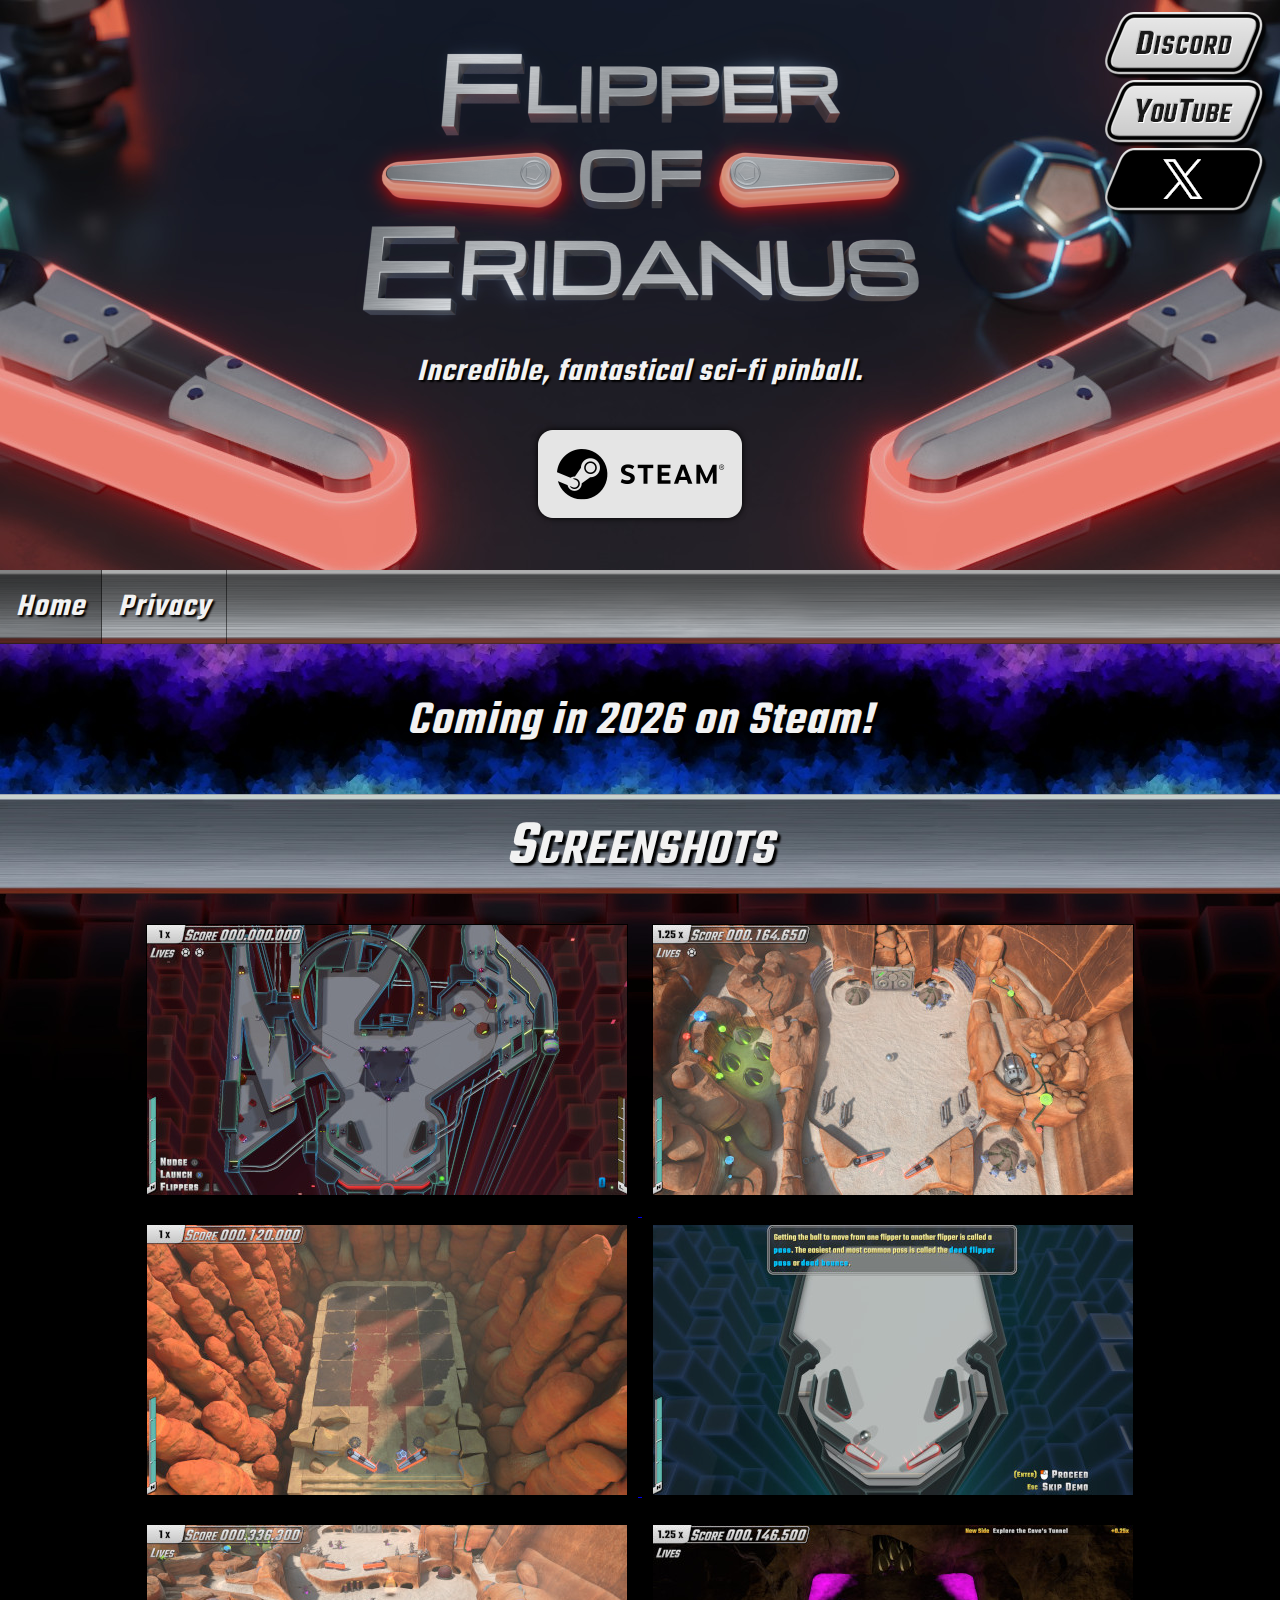
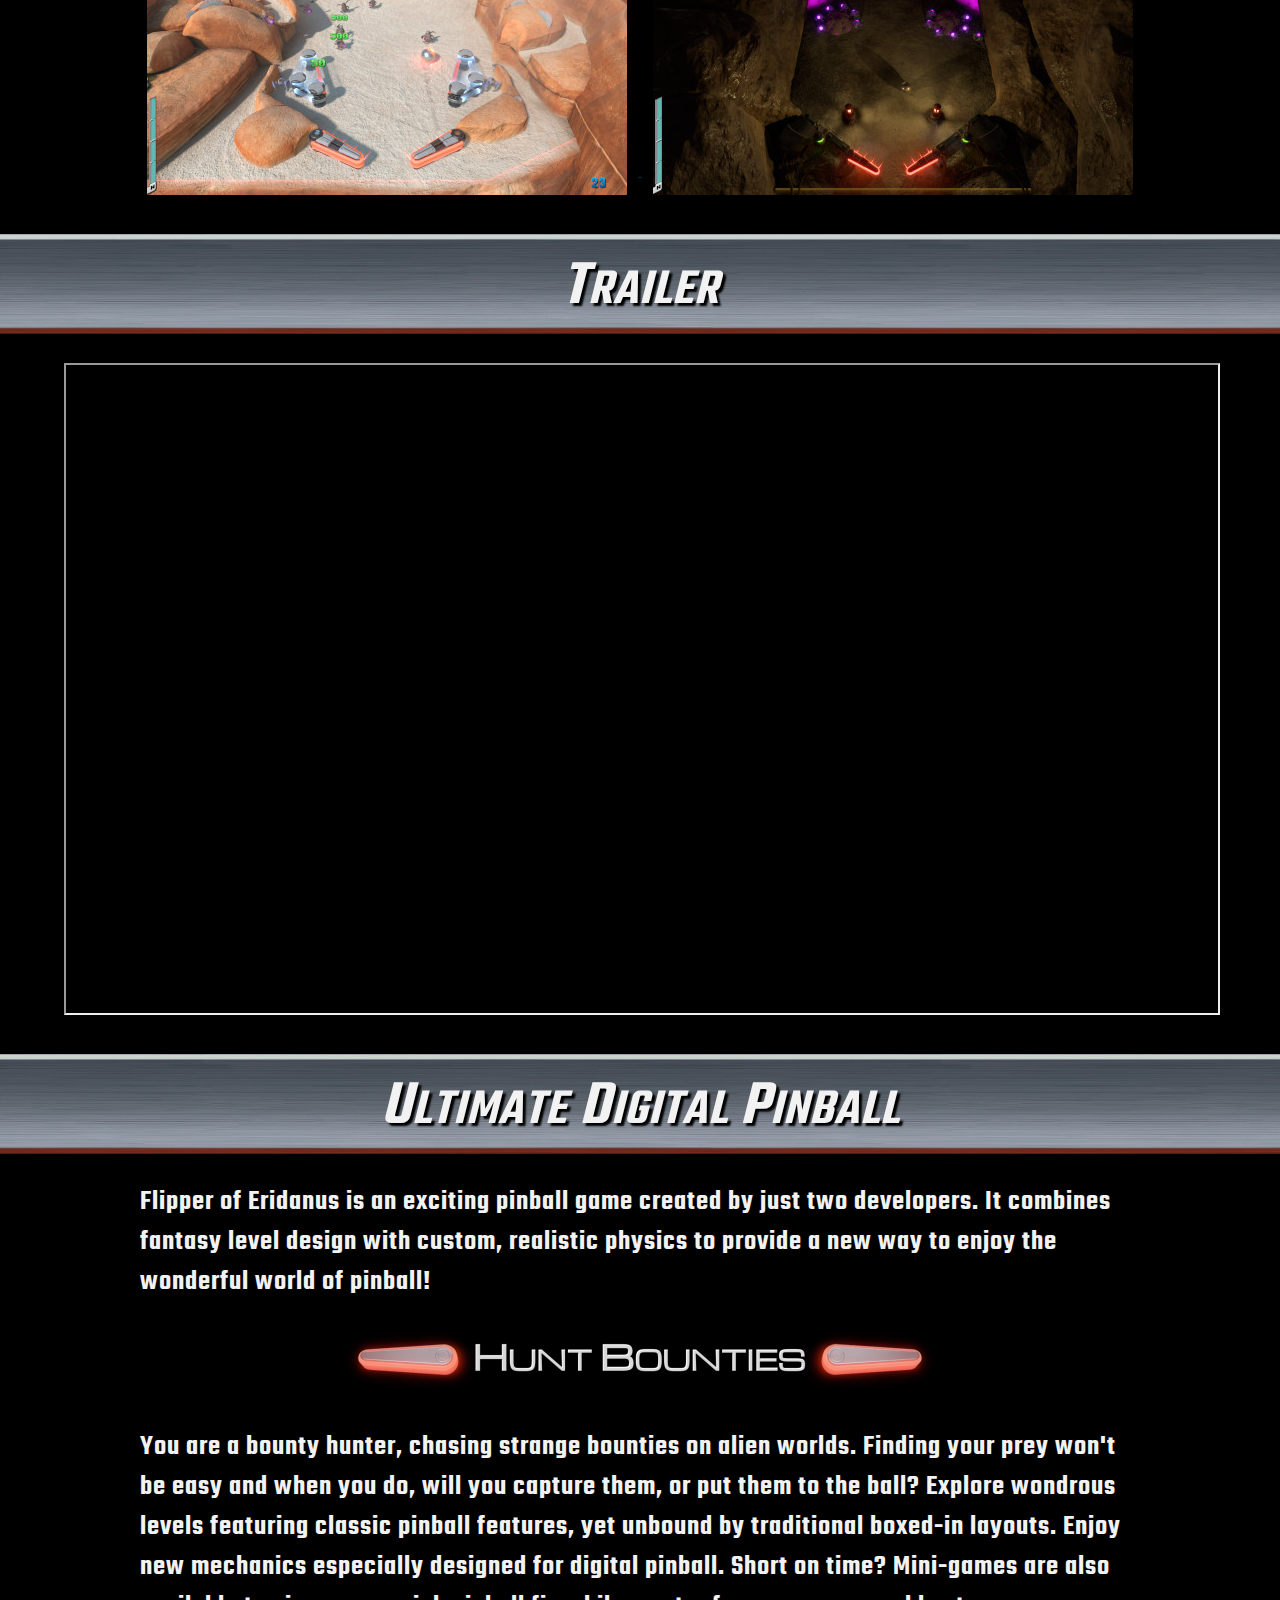
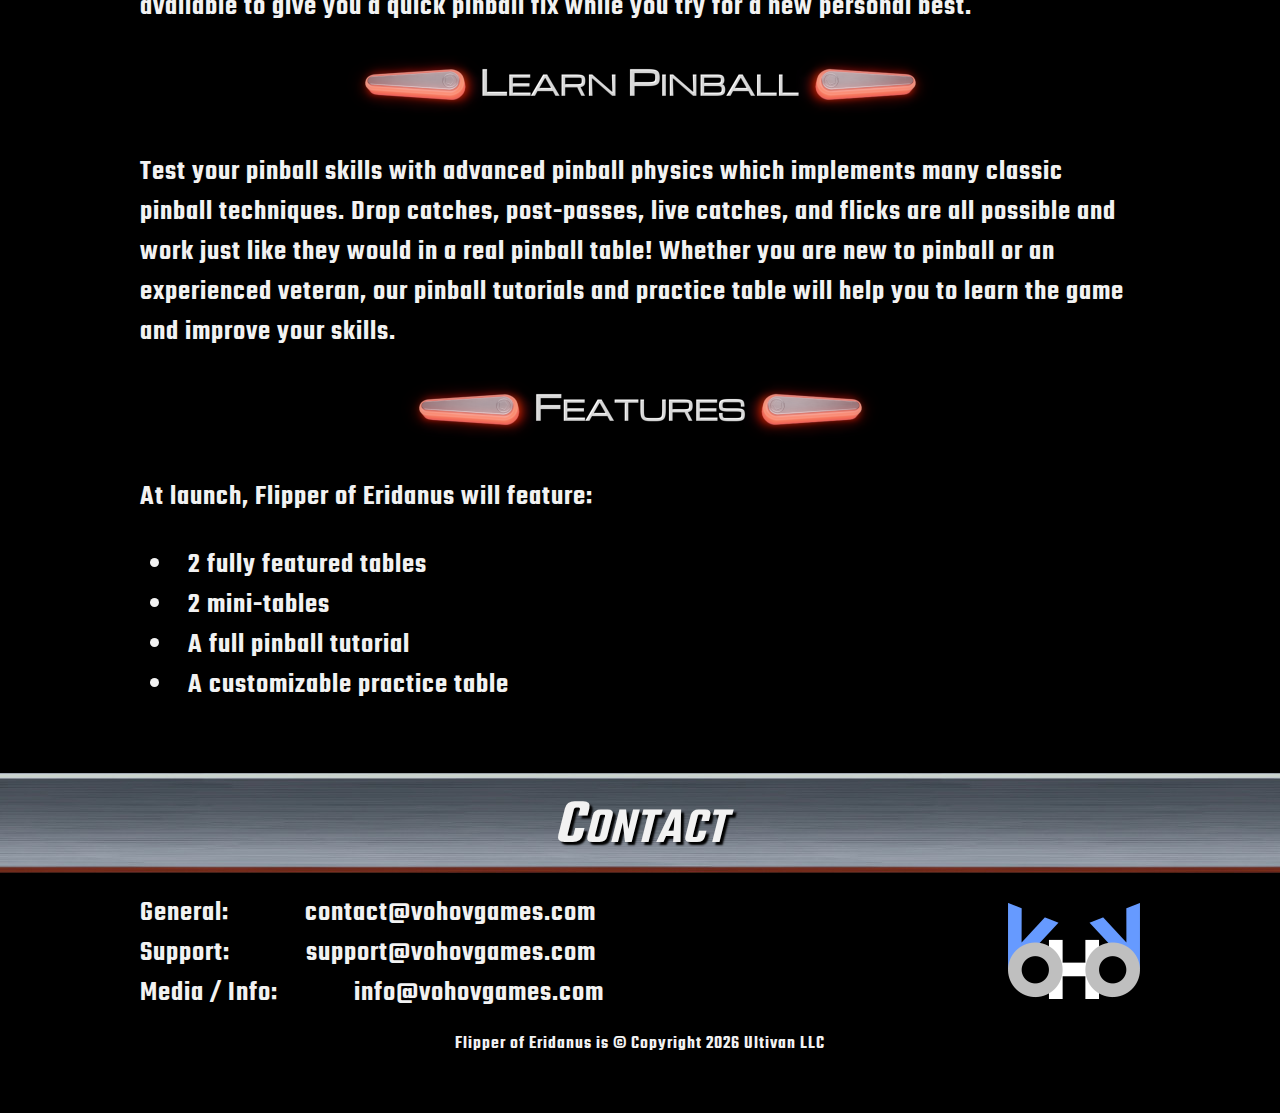
<file: index.html>
<!DOCTYPE html>
<html>
  <head>
    <meta charset="UTF-8" />
    <title>Flipper of Eridanus</title>
    <link rel="stylesheet" type="text/css" href="flipperoferidanus.css?version=2">
  </head>

  <body>
    <header id="splash" class="width-low">
      <div>
        <a href="https://discord.gg/NKZyyunkJH" target="_blank">
          <img src="assets/discord_button.png" style="position: absolute; right: 12px; top: 12px">
        </a>
        <a href="https://www.youtube.com/@flipperoferidanus" target="_blank">
          <img src="assets/youtube_button.png" style="position: absolute; right: 12px; top: 80px">
        </a>
        <a href="https://x.com/flippereridanus" target="_blank">
          <img src="assets/X_button.png" style="position: absolute; right: 12px; top: 148px">
        </a>
      </div>
      <img src="assets/largelogo.png" alt="Flipper of Eridanus" style="position:relative; top: 20px;">
      <p style="position:relative; top: -20px;">Incredible, fantastical sci-fi pinball.</p>
      <a href="https://store.steampowered.com/app/3906790/Flipper_of_Eridanus/" target="_blank" style="font-size: 0px;">
        <img src="assets/steam_button.png" style="position: relative; bottom: 25px;">
      </a>
    </header>

    <nav class="width-low">
      <li><a class="active">Home</a></li>
      <li><a href="./privacy">Privacy</a></li>
    </nav>

    <section id="announcement">
      <p style="position:relative; bottom: 25px;">Coming in 2026 on Steam!</p>
    </section>

    <section id="headerbar">
      <h1 style="position:relative; bottom: 55px;">Screenshots</h1>
    </section>

    <section id="screenshots">
      <a href="screenshots/FOEScreen1.jpg" target="_blank">
        <img src="assets/screen_thumb1.jpg" alt="Screenshot 1" border="1" style="border-color: #000000; position: relative; right: 10px; bottom: 20px; width: 44%; min-width: 200px; max-width: 480px;">
      </a>
      <a href="screenshots/FOEScreen2.jpg" target="_blank">
        <img src="assets/screen_thumb2.jpg" alt="Screenshot 1" border="1" style="border-color: #000000; position: relative; left: 10px; bottom: 20px; width: 44%; min-width: 200px; max-width: 480px;"><br>
      </a>
      <a href="screenshots/FOEScreen3.jpg" target="_blank">
        <img src="assets/screen_thumb3.jpg" alt="Screenshot 1" border="1" style="border-color: #000000; position: relative; right: 10px; bottom: 0px; width: 44%; min-width: 200px; max-width: 480px;">
      </a>
      <a href="screenshots/FOEScreen4.jpg" target="_blank">
        <img src="assets/screen_thumb4.jpg" alt="Screenshot 1" border="1" style="border-color: #000000; position: relative; left: 10px; bottom: 0px; width: 44%; min-width: 200px; max-width: 480px;"><br>
      </a>
      <a href="screenshots/FOEScreen5.jpg" target="_blank">
        <img src="assets/screen_thumb5.jpg" alt="Screenshot 1" border="1" style="border-color: #000000; position: relative; right: 10px; bottom: -20px; width: 44%; min-width: 200px; max-width: 480px;">
      </a>
      <a href="screenshots/FOEScreen6.jpg" target="_blank">
        <img src="assets/screen_thumb6.jpg" alt="Screenshot 1" border="1" style="border-color: #000000; position: relative; left: 10px; bottom: -20px; width: 44%; min-width: 200px; max-width: 480px;">
      </a>
    </section>

    <section id="headerbar">
      <h1 style="position:relative; bottom: 55px;">Trailer</h1>
    </section>

    <section id="trailer">
      <iframe style="position: absolute; top: 4%; left: 5%; width: 90%; height: 90%;"
      src="https://www.youtube.com/embed/0q3SmTpI5Sc" border="4" style="border-color: #e2e3d5; position: relative; bottom: -10px;">
      </iframe> 
    </section>

    <section id="headerbar">
      <h1 style="position:relative; bottom: 55px;">Ultimate Digital Pinball</h1>
    </section>

    <section id="desc" style="min-height: 960px;">
      <div class="l-centertext" style="position: relative; bottom: 20px;">
        <p>Flipper of Eridanus is an exciting pinball game created by just two developers.  It combines fantasy level design with custom, realistic physics to provide a new way to enjoy the wonderful world of pinball!</p>
      </div><br>
      <img src="assets/subheader1.png" style="text-align: center; position: relative; bottom: 20px;"><br>
      <div class="l-centertext" style="position: relative; bottom: 20px;">
        <p>You are a bounty hunter, chasing strange bounties on alien worlds. Finding your prey won't be easy and when you do, will you capture them, or put them to the ball?  Explore wondrous levels featuring classic pinball features, yet unbound by traditional boxed-in layouts. Enjoy new mechanics especially designed for digital pinball.  Short on time? Mini-games are also available to give you a quick pinball fix while you try for a new personal best.</p>
      </div><br>
      <img src="assets/subheader2.png" style="text-align: center; position: relative; bottom: 20px;"><br>
      <div class="l-centertext" style="position: relative; bottom: 20px;">
        <p>Test your pinball skills with advanced pinball physics which implements many classic pinball techniques. Drop catches, post-passes, live catches, and flicks are all possible and work just like they would in a real pinball table!  Whether you are new to pinball or an experienced veteran, our pinball tutorials and practice table will help you to learn the game and improve your skills.</p>
      </div><br>
      <img src="assets/subheader3.png" style="text-align: center; position: relative; bottom: 20px;"><br>
      <div class="l-centertext" style="position: relative; bottom: 20px;">
        <p>At launch, Flipper of Eridanus will feature:</p>
        <ul class=bulleted>
          <li><b>2 fully featured tables</b></li>
          <li><b>2 mini-tables</b></li>
          <li><b>A full pinball tutorial</b></li>
          <li><b>A customizable practice table</b></li>
        </ul>
      </div>
    </section>
    <section id="headerbar">
      <h1 style="position:relative; bottom: 55px;">Contact</h1>
    </section>

    <section id="foot" style="height: 200px;">
      <div class="l-centertext" style="position: relative; bottom: 0px;">
        <span>General:</span>
        <span style="position: relative; left: 70px">contact@vohovgames.com</span>
        <br>
        <span>Support:</span>
        <span style="position: relative; left: 70px">support@vohovgames.com</span>
        <br>
        <span>Media / Info:</span>
        <span style="position: relative; left: 70px">info@vohovgames.com</span>
      </div>
      <p style="font-size: 18px; text-align: center; text-shadow: 2px 2px 1px #000000;">Flipper of Eridanus is © Copyright 2026 Ultivan LLC</p>
      <div style="display: inline-block; min-width: 720px; max-width: 1000px;width: 100%; position: relative;">
        <img src="assets/vohovLogo.png" alt="VoHoV Logo" style="position: absolute; bottom: 100px; right: 0px;">
      </div>
    </section>

  </body>
</html>
</file>
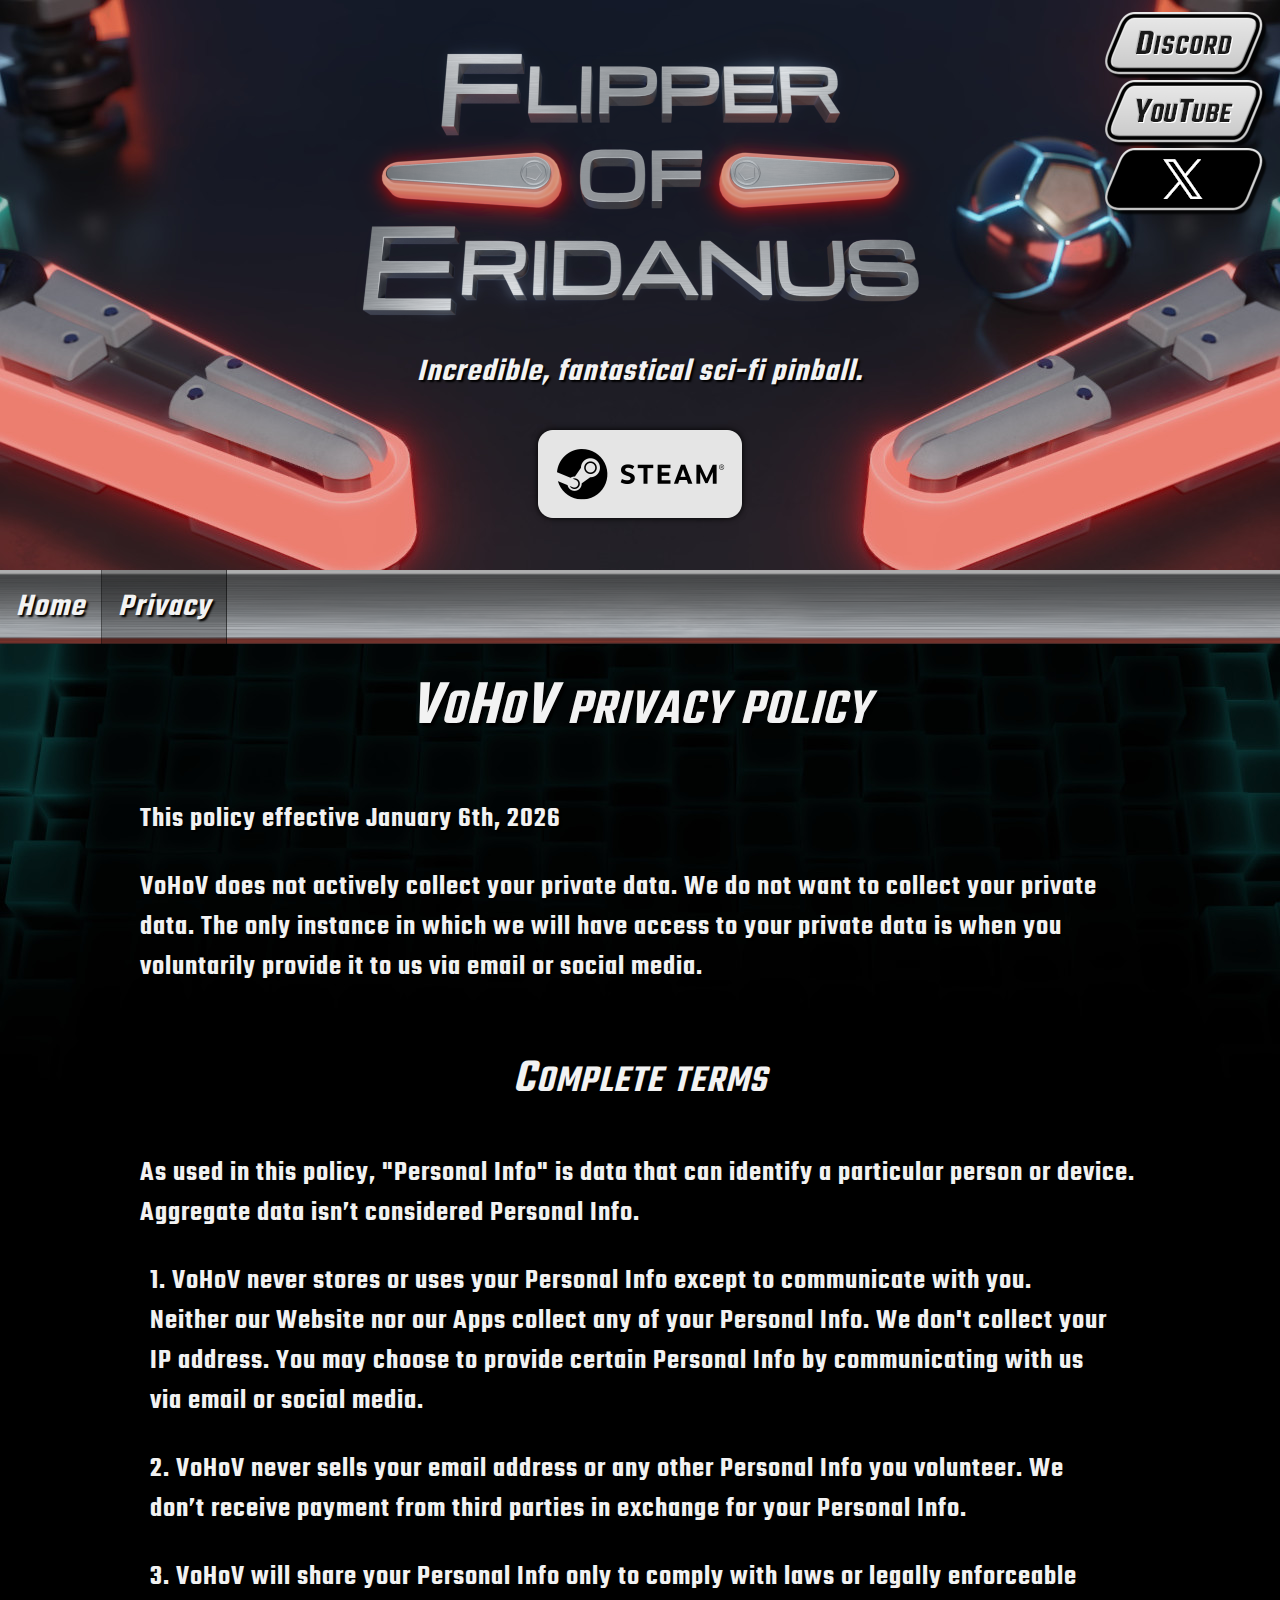
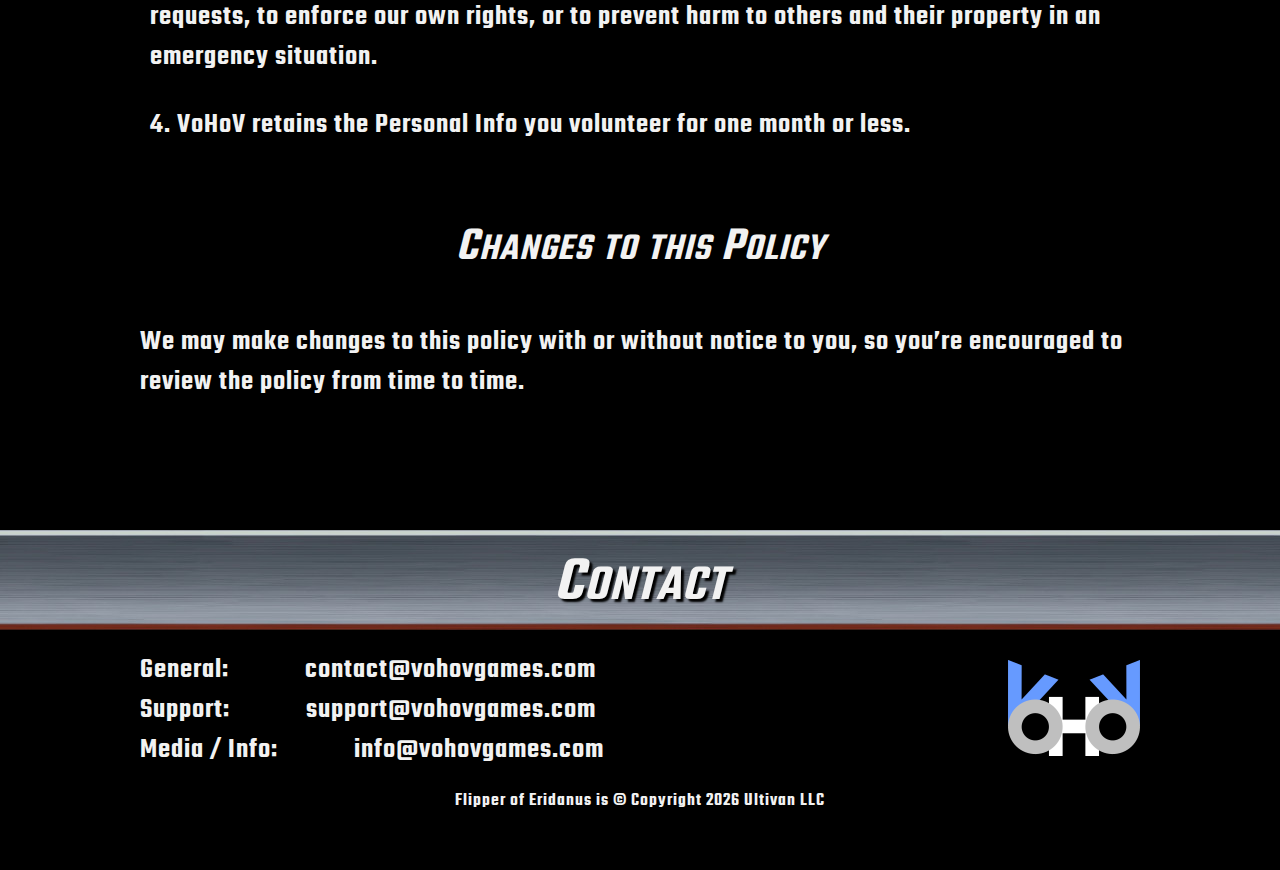
<file: privacy/index.html>
<!DOCTYPE html>
<html>
  <head>
    <meta charset="UTF-8" />
    <title>Privacy Policy</title>
    <link rel="stylesheet" type="text/css" href="../flipperoferidanus.css?version=2">
  </head>

  <body>
    <header id="splash" class="width-low">
      <div>
        <a href="https://discord.gg/NKZyyunkJH" target="_blank">
          <img src="../assets/discord_button.png" style="position: absolute; right: 12px; top: 12px">
        </a>
        <a href="https://www.youtube.com/@flipperoferidanus" target="_blank">
          <img src="../assets/youtube_button.png" style="position: absolute; right: 12px; top: 80px">
        </a>
        <a href="https://x.com/flippereridanus" target="_blank">
          <img src="../assets/X_button.png" style="position: absolute; right: 12px; top: 148px">
        </a>
      </div>
      <img src="../assets/largelogo.png" alt="Flipper of Eridanus" style="position:relative; top: 20px;">
      <p style="position:relative; top: -20px;">Incredible, fantastical sci-fi pinball.</p>
      <a href="https://store.steampowered.com/app/3906790/Flipper_of_Eridanus/" target="_blank" style="font-size: 0px;">
        <img src="../assets/steam_button.png" style="position: relative; bottom: 25px;">
      </a>
    </header>

    <nav class="width-low">
      <li><a href="..">Home</a></li>
      <li><a class="active">Privacy</a></li>
    </nav>

    <section id="desc" style="min-height: 960px;">
      <h1 style="position:relative; bottom: 45px;">VoHoV privacy policy</h1>
      <div class="l-centertext" style="position: relative; bottom: 70px;">
        <p>This policy effective January 6th, 2026</p>
        <p>VoHoV does not actively collect your private data. We do not want to collect your private data. The only instance in which we will have access to your private data is when you voluntarily provide it to us via email or social media.</p>
      </div><br>
      <div class="l-centertext" style="position: relative; bottom: 80px;">
        <h2 style="text-align: center;">Complete terms</h2>
        <p>As used in this policy, "Personal Info" is data that can identify a particular person or device. Aggregate data isn’t considered Personal Info.</p>
        <ol class=bulleted>
          <p>1. VoHoV never stores or uses your Personal Info except to communicate with you. Neither our Website nor our Apps collect any of your Personal Info. We don't collect your IP address. You may choose to provide certain Personal Info by communicating with us via email or social media.</p>
          <p>2. VoHoV never sells your email address or any other Personal Info you volunteer. We don’t receive payment from third parties in exchange for your Personal Info.</p>
          <p>3. VoHoV will share your Personal Info only to comply with laws or legally enforceable requests, to enforce our own rights, or to prevent harm to others and their property in an emergency situation.</p>
          <p>4. VoHoV retains the Personal Info you volunteer for one month or less.</p>
        </ol>
      </div><br>
      <div class="l-centertext" style="position: relative; bottom: 80px;">
        <h2 style="text-align: center;">Changes to this Policy</h2>
        <p>We may make changes to this policy with or without notice to you, so you’re encouraged to review the policy from time to time.</p>
      </div>
    </section>
    <section id="headerbar">
      <h1 style="position:relative; bottom: 55px;">Contact</h1>
    </section>

    <section id="foot" style="height: 200px;">
      <div class="l-centertext" style="position: relative; bottom: 0px;">
        <span>General:</span>
        <span style="position: relative; left: 70px">contact@vohovgames.com</span>
        <br>
        <span>Support:</span>
        <span style="position: relative; left: 70px">support@vohovgames.com</span>
        <br>
        <span>Media / Info:</span>
        <span style="position: relative; left: 70px">info@vohovgames.com</span>
      </div>
      <p style="font-size: 18px; text-align: center; text-shadow: 2px 2px 1px #000000;">Flipper of Eridanus is © Copyright 2026 Ultivan LLC</p>
      <div style="display: inline-block; min-width: 720px; max-width: 1000px;width: 100%; position: relative;">
        <img src="../assets/vohovLogo.png" alt="VoHoV Logo" style="position: absolute; bottom: 100px; right: 0px;">
      </div>
    </section>

  </body>
</html>
</file>
<file: flipperoferidanus.css>
@font-face {
    font-family: fontA;
    src: url(assets/FontA.ttf);
}

@font-face {
    font-family: fontB;
    src: url(assets/FontA-SmallCaps.ttf);
}

body {
    margin: 0;
    font-family: fontA;
    letter-spacing: 1px;
    color: #F2F2F2;
}

h1 {
    font-family: fontB;
    font-size: 64px;
    font-style: italic;
    text-shadow: 3px 3px 2px #000000;
}

h2 {
    font-family: fontB;
    font-size: 48px;
    font-style: italic;
    text-shadow: 3px 3px 2px #000000;
}

.width-low, .width-low-high, .l-centertext {
    min-width: 720px;
    width: 100%;
}

.width-low-high, .l-centertext {
    max-width: 1000px;
}

#splash {
    background-color: #000000;
    background-image: url("assets/top.jpg");
    background-attachment: fixed;
    background-repeat: no-repeat;
    background-position: top center;
    height: 570px;
    text-align: center;
    font-size: 32px;
    font-style: italic;
    text-shadow: 2px 2px 2px #000000
}

nav {
    z-index: 100;
    list-style-type: none;
    background-image: url("assets/navbar.png");
    height: 74px;
    background-size: auto;
    background-color: #C7C7C7;
    position: -webkit-sticky; /* Safari */
    position: sticky;
    top: 0px;
    font-size: 32px;
    font-style: italic;
    color: #F2F2F2;
    text-shadow: 2px 2px 2px #000000;
}

li a {
    float: left;
    border-right: 1px solid #00000080;
    display: block;
    color: #F2F2F2;
    text-align: center;
    padding: 14px 16px;
    text-decoration: none;
}

li a:hover:not(.active) {
    background-color: #d44c2650;
}

.active {
    background-color: #00000040;
}

#announcement {
    padding: 20px;
    background-color: #397332;
    background-image: url(assets/announceback.jpg);
    height: 110px;
    text-align: center;
    font-size: 48px;
    font-style: italic;
    text-shadow: 3px 3px 2px #000000;
}

#headerbar {
    padding: 20px;
    background-color: #C7C7C7;
    background-image: url(assets/headerback.jpg);
    height: 60px;
    text-align: center;
}

#screenshots {
    padding: 50px;
    background-color: #000000;
    background-image: url(assets/back1.jpg);
    background-attachment: fixed;
    background-repeat: no-repeat;
    background-position: top center;
    text-align: center;
}

#trailer {
    position: relative;
    overflow: hidden;
    width: 100%;
    padding-top: 56.25%;
    background-color: #000000;
    background-image: url(assets/back2.jpg);
    background-attachment: fixed;
    background-repeat: no-repeat;
    background-position: top center;
    text-align: center;
}

#desc {
    padding: 20px;
    background-color: #000000;
    background-image: url(assets/back3.jpg);
    background-attachment: fixed;
    background-repeat: no-repeat;
    background-position: top center;
    text-align: center;
}

.l-centertext {
    display: inline-block;
    text-align: left;
    font-size: 28px;
    text-shadow: 2px 2px 1px #000000;
}

.bulleted {
    list-style-position: inside;
    position: relative;
    left: -30px;
}

li b {
    font-weight: normal;
}

#foot {
    padding: 20px;
    background-color: #000000;
    text-align: center;
    font-size: 25px;
}

a {
    padding: 0;
    border: 0;
}
</file>
